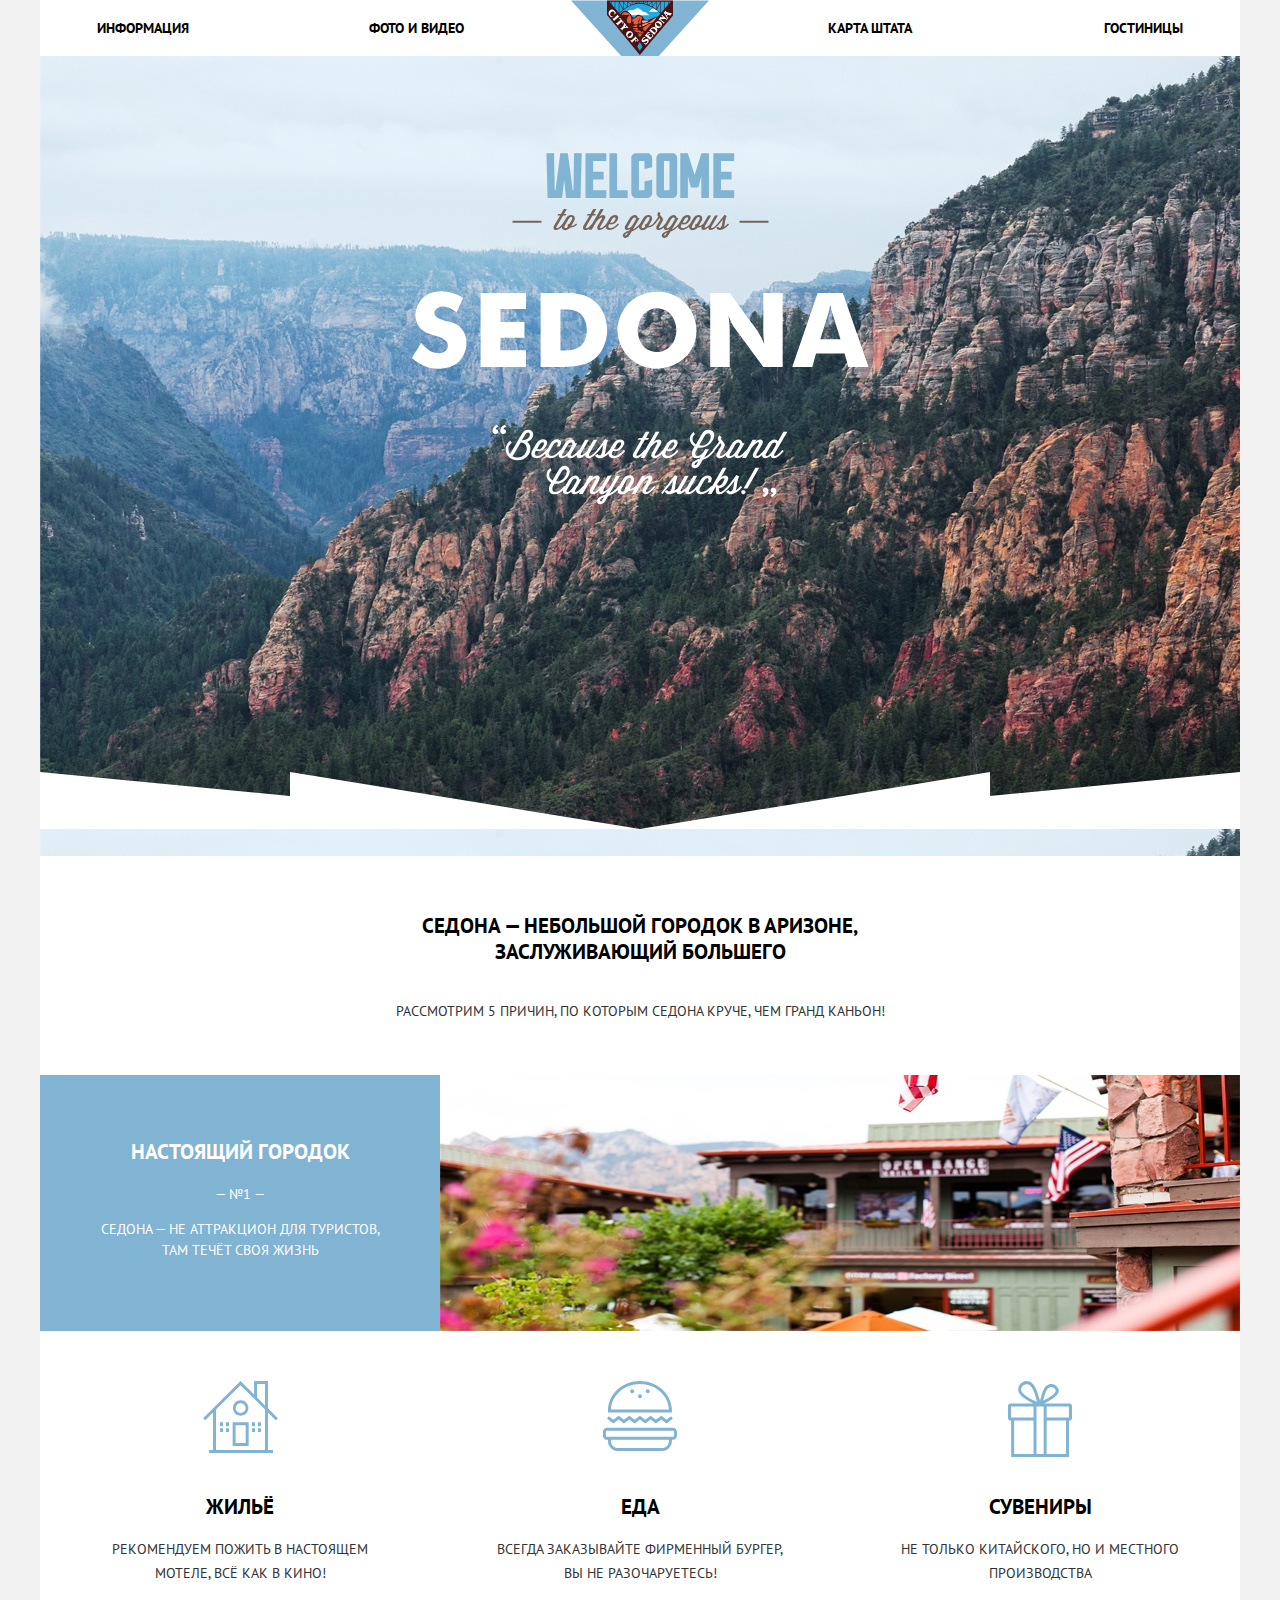
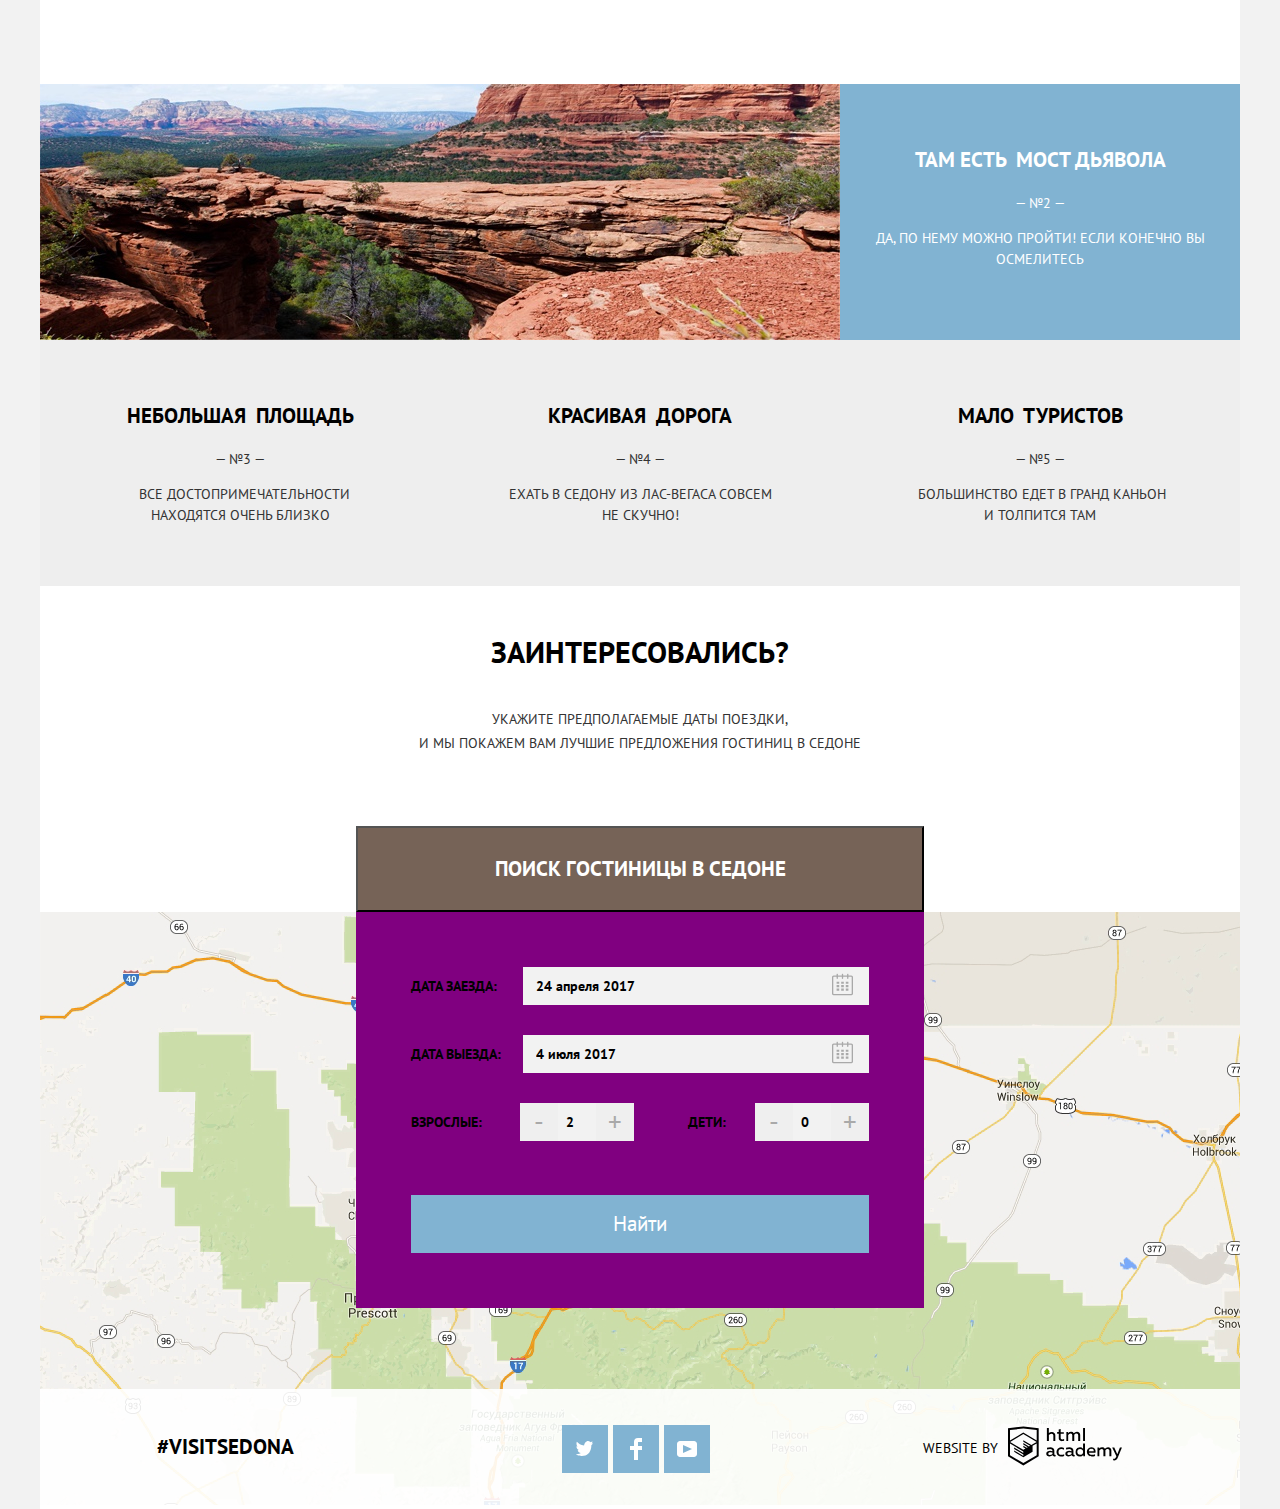
<file: index.html>
<!DOCTYPE html>
<html lang="ru">

<head>
  <meta charset="UTF-8">
  <title>Sedona</title>
  <link href="https://fonts.googleapis.com/css?family=PT+Sans:400,700&display=swap&subset=cyrillic" rel="stylesheet">
  <link rel="stylesheet" href="css/normalize.css">
  <link rel="stylesheet" href="css/style.css">
</head>

<body class="page">
  <div class="page-wrapper">
    <header class="page-header">
      <nav class="main-navigation">
        <div class="logo">
          <img src="img/index-logo.svg" width="138" height="71" alt="Логотип города Седона">
        </div>
        <ul class="site-navigation">
          <li class="item">
            <a href="#">Информация</a>
          </li>
          <li class="item">
            <a href="media.html">Фото и видео</a>
          </li>
          <li class="item right">
            <a href="map.html">Карта штата</a>
          </li>
          <li class="item right">
            <a href="hotels.html">Гостиницы</a>
          </li>
        </ul>
      </nav>
    </header>
    <main>
      <section class="promo">
        <h1 class="hidden">Седона</h1>
        <img src="img/gorgeous-sedona.svg" width="458" height="352" alt="Добро пожаловать в великолепную Седону">
      </section>
      <div class="polygon">
      <svg xmlns="http://www.w3.org/2000/svg" width="1200" height="59" preserveAspectRatio="none" viewBox="0 0 1200 59"><path d="M0 57V0l250 24V0l350 57L950 0v24l250-24v57H0z" fill="#fff"/></svg>
    </div>
      <p class="about-description">Седона &mdash; небольшой городок в Аризоне,
        заслуживающий большего
      </p>
      <div class="features">
        <p class="about-features">Рассмотрим 5 причин, по которым Седона круче, чем Гранд Каньон!
        </p>
        <ol class="features-list">
          <!--1 причина-->
          <li class="feature-item wide">
            <div class="info-wrap">
              <h2 class="feature-name">Настоящий
                городок</h2>
              <p>&mdash; &#8470;1 &mdash;</p>
              Седона &mdash; не аттракцион для туристов, <br> там течёт своя жизнь<p>
            </div>
            <div class="img-wrap">
              <img src="img/city-photo.jpg" alt="Фотография города">
            </div>
            <ul class="advantages-list">
              <li class="advantages-item house">
                <b>Жильё</b>
                <p class="advantages-item-detail">Рекомендуем пожить в настоящем <br> мотеле, всё как в кино!</p>
              </li>
              <li class="advantages-item food">
                <b>Еда</b>
                <p class="advantages-item-detail">Всегда заказывайте фирменный бургер, <br> вы не разочаруетесь!</p>
              </li>
              <li class="advantages-item souvenirs">
                <b>Сувениры</b>
                <p class="advantages-item-detail">Не только китайского, но и местного <br> производства</p>
              </li>
            </ul>
          </li>
          <!--2 причина-->
          <li class="feature-item wide reverse">
            <div class="info-wrap">
              <h2 class="feature-name">Там есть  Мост дьявола</h2>
              <p>&mdash; &#8470;2 &mdash;<p>
                  <p>Да, по нему можно пройти! Если конечно
                    вы осмелитесь</p>
            </div>
            <div class="img-wrap">
              <img src="img/bridge-photo.jpg" alt="Фотография моста">
            </div>
          </li>
          <!--3 причина-->
          <li class="feature-item grey">
            <h2 class="feature-name">Небольшая  площадь</h2>
            <p class="brown">&mdash; &#8470;3 &mdash;</p>
            <p class="brown">  Все достопримечательности <br> находятся очень близко</p>
          </li>
          <!--4 причина-->
          <li class="feature-item grey">
            <h2 class="feature-name">Красивая  дорога</h2>
            <p class="brown">&mdash; &#8470;4 &mdash;<p>
                <p class="brown">Ехать в Седону из Лас-Вегаса совсем <br> не скучно!</p>
          </li>
          <!--5 причина-->
          <li class="feature-item grey">
            <h2 class="feature-name">Мало  туристов</h2>
            <p class="brown">&mdash; &#8470;5 &mdash;<p>
                <p class="brown">  Большинство едет в гранд каньон  <br> и толпится там<p>
          </li>
        </ol>
      </div>
      <section class="order">
        <div class="order-container">
          <b>Заинтересовались?</b>
          <p class="order-info">Укажите предполагаемые даты поездки,<br> и мы покажем вам лучшие предложения гостиниц в Седоне</p>
        </div>
        <div class="hotel-search-form">
          <button class="hotel-search">Поиск гостиницы в Седоне</button>
          <form class="order-form" action="https://echo.htmlacademy.ru" method="post">
            <!--Форма 1-->
            <div class="appoiment-item">
              <label for="arrival">Дата заезда:
              </label>
              <input class="field-input" id="arrival" type="text" name="arrival date" value="" placeholder="24 апреля 2017">
              <button class="calendar" type="button" name="calendar">
                <svg xmlns="http://www.w3.org/2000/svg" width="21" height="22" viewBox="0 0 21 22">
                  <path
                    d="M19.251 2.025h-2.845V.648c0-.381-.294-.689-.656-.689-.363 0-.656.308-.656.689v1.377h-3.938V.648c0-.381-.294-.689-.655-.689-.363 0-.657.308-.657.689v1.377H5.906V.648c0-.381-.294-.689-.656-.689-.363 0-.657.308-.657.689v1.377H1.75C.784 2.025 0 2.847 0 3.862v16.302C0 21.179.784 22 1.75 22h17.501c.966 0 1.749-.821 1.749-1.836V3.862c0-1.015-.783-1.837-1.749-1.837zm.437 18.139a.448.448 0 0 1-.437.459H1.75a.45.45 0 0 1-.438-.459V3.862a.45.45 0 0 1 .438-.459h2.844v1.378c0 .381.294.689.657.689.362 0 .656-.308.656-.689V3.403h3.938v1.378c0 .381.294.689.657.689.361 0 .655-.308.655-.689V3.403h3.938v1.378c0 .381.293.689.656.689.362 0 .656-.308.656-.689V3.403h2.845c.241 0 .437.206.437.459v16.302z" />
                  <path
                    d="M4.594 8.225h2.625v2.066H4.594zM4.594 11.668h2.625v2.067H4.594zM4.594 15.112h2.625v2.066H4.594zM9.188 15.112h2.625v2.066H9.188zM9.188 11.668h2.625v2.067H9.188zM9.188 8.225h2.625v2.066H9.188zM13.781 15.112h2.625v2.066h-2.625zM13.781 11.668h2.625v2.067h-2.625zM13.781 8.225h2.625v2.066h-2.625z" />
                </svg>
              </button>
            </div>
            <!--Форма 2-->
            <div class=" appoiment-item">
              <label for="departure">Дата выезда:
              </label>
              <input class="field-input" id="departure" type="text" name="departure date" value="" placeholder="4 июля 2017">
              <button class="calendar" type="button" name="calendar"><svg xmlns="http://www.w3.org/2000/svg" width="21" height="22" viewBox="0 0 21 22">
                  <path
                    d="M19.251 2.025h-2.845V.648c0-.381-.294-.689-.656-.689-.363 0-.656.308-.656.689v1.377h-3.938V.648c0-.381-.294-.689-.655-.689-.363 0-.657.308-.657.689v1.377H5.906V.648c0-.381-.294-.689-.656-.689-.363 0-.657.308-.657.689v1.377H1.75C.784 2.025 0 2.847 0 3.862v16.302C0 21.179.784 22 1.75 22h17.501c.966 0 1.749-.821 1.749-1.836V3.862c0-1.015-.783-1.837-1.749-1.837zm.437 18.139a.448.448 0 0 1-.437.459H1.75a.45.45 0 0 1-.438-.459V3.862a.45.45 0 0 1 .438-.459h2.844v1.378c0 .381.294.689.657.689.362 0 .656-.308.656-.689V3.403h3.938v1.378c0 .381.294.689.657.689.361 0 .655-.308.655-.689V3.403h3.938v1.378c0 .381.293.689.656.689.362 0 .656-.308.656-.689V3.403h2.845c.241 0 .437.206.437.459v16.302z" />
                  <path
                    d="M4.594 8.225h2.625v2.066H4.594zM4.594 11.668h2.625v2.067H4.594zM4.594 15.112h2.625v2.066H4.594zM9.188 15.112h2.625v2.066H9.188zM9.188 11.668h2.625v2.067H9.188zM9.188 8.225h2.625v2.066H9.188zM13.781 15.112h2.625v2.066h-2.625zM13.781 11.668h2.625v2.067h-2.625zM13.781 8.225h2.625v2.066h-2.625z" />
                </svg>
              </button>
            </div>
            <!--Форма 3-->
            <div class="appoiment-item half-width">
              <label for="adults">Взрослые:
              </label>
              <button class="less" type="button" name="less">-
              </button>
              <input class="field-input half-width" id="adults" type="number" name="amount-adults" value="" placeholder="2">
              <button class="more" type="button" name="more">+
              </button>

            </div>
            <!--Форма 4-->
            <div class="appoiment-item half-width children">
              <label for="children">Дети:
              </label>
              <button class="less" type="button" name="less">-
              </button>
              <input class="field-input half-width" id="children" type="number" name="amount-children" value="" placeholder="0">
              <button class="more" type="button" name="more">+
              </button>
            </div>
            <button class="find" type="submit">Найти
            </button>
          </form>
        </div>
      </section>
      <section class="map">
        <img src="img/map.png" alt="Карта">
      </section>
    </main>
    <footer class="page-footer">
        <p class="hashtag">#visitsedona</p>
        <ul class="footer-social">
          <li>
            <a class="social-link twitter" href="#">Твиттер
            </a>
          </li>
          <li>
            <a class="social-link facebook" href="#">Фейсбук
            </a>
          </li>
          <li>
            <a class="social-link youtube" href="#">Ютубе
            </a>
          </li>
        </ul>
        <div class="link">
          <p>Website by
            <a href="https://htmlacademy.ru" target="_blank">
              <svg class="footer-copyright" width="114" height="40" id="Layer_1" data-name="Layer 1" xmlns="http://www.w3.org/2000/svg" viewBox="0 0 108.08 36.85">
                <title>logo-htmlacademy-small1</title>
                <path
                  d="M44.61,26.88a2,2,0,0,0,.55-0.1v1.33a3.25,3.25,0,0,1-1.18.21,1.67,1.67,0,0,1-1.67-1,4.84,4.84,0,0,1-3.14,1.08c-1.51,0-2.91-.83-2.91-2.55,0-2.13,2-2.79,3.71-2.79a11.08,11.08,0,0,1,2.17.25v-0.3c0-1-.76-1.77-2.19-1.77a7.42,7.42,0,0,0-3,.64v-1.7a10.21,10.21,0,0,1,3.19-.55c2.36,0,3.81,1.12,3.81,3.65v3a0.54,0.54,0,0,0,.49.59h0.17Zm-6.44-1.13A1.35,1.35,0,0,0,39.63,27h0.11a3.39,3.39,0,0,0,2.41-1V24.58a9.72,9.72,0,0,0-1.81-.21c-1,0-2.16.33-2.16,1.38h0Zm12.36-6.11a5,5,0,0,1,2.57.64V22a4.08,4.08,0,0,0-2.3-.7,2.75,2.75,0,1,0,0,5.49,5,5,0,0,0,2.43-.64v1.71a6.27,6.27,0,0,1-2.76.57A4.21,4.21,0,0,1,46,24.51q0-.21,0-0.41a4.32,4.32,0,0,1,4.18-4.46h0.38Zm12.17,7.24a2,2,0,0,0,.55-0.1v1.33a3.25,3.25,0,0,1-1.18.21,1.67,1.67,0,0,1-1.67-1,4.84,4.84,0,0,1-3.14,1.08c-1.51,0-2.91-.83-2.91-2.55,0-2.13,2-2.79,3.71-2.79a11.08,11.08,0,0,1,2.17.25v-0.3c0-1-.76-1.77-2.19-1.77a7.42,7.42,0,0,0-3,.64v-1.7a10.21,10.21,0,0,1,3.19-.55c2.36,0,3.81,1.12,3.81,3.65v3a0.54,0.54,0,0,0,.49.59h0.17Zm-6.44-1.13A1.35,1.35,0,0,0,57.73,27h0.11a3.39,3.39,0,0,0,2.41-1V24.58a9.72,9.72,0,0,0-1.81-.21c-1.06,0-2.16.33-2.16,1.38h0ZM73,16V28.2H71.35V26.88a3.88,3.88,0,0,1-3.19,1.54,4.4,4.4,0,0,1,0-8.78,3.81,3.81,0,0,1,3,1.3V16H73Zm-4.53,5.22a2.76,2.76,0,1,0,0,5.52A2.86,2.86,0,0,0,71.15,25V23A2.91,2.91,0,0,0,68.49,21.27ZM79,19.64c3.31,0,4.46,2.68,3.92,5.09H76.7c0.21,1.5,1.67,2.11,3.19,2.11a6.11,6.11,0,0,0,2.64-.59v1.6a7.14,7.14,0,0,1-3,.57C77,28.42,74.78,27,74.78,24a4.18,4.18,0,0,1,4-4.39H79Zm0.09,1.54a2.28,2.28,0,0,0-2.44,2.1v0.06H81.3A2,2,0,0,0,79.13,21.18Zm5.73,7V19.87h1.65v1a3.81,3.81,0,0,1,2.78-1.27A2.86,2.86,0,0,1,91.89,21a4.12,4.12,0,0,1,2.91-1.33A3.06,3.06,0,0,1,98,23V28.2h-1.9V23.05a1.59,1.59,0,0,0-1.42-1.75H94.42a2.8,2.8,0,0,0-2.07,1.12V28.2h-1.9V23.05A1.59,1.59,0,0,0,89,21.31H88.8a3,3,0,0,0-2.21,1.29v5.63H84.86Zm21.31-8.33h1.9l-3.91,9.46c-0.9,2.17-2.09,2.86-3.35,2.86a4.76,4.76,0,0,1-1.1-.14V30.46a2.86,2.86,0,0,0,.85.12c0.9,0,1.58-.64,2.07-1.9l0.17-.42-4-8.4h2l2.86,6.29ZM38.73,1.46V6.22a3.81,3.81,0,0,1,2.7-1.14,3.25,3.25,0,0,1,3.44,3.4v5.15H43V8.72a1.81,1.81,0,0,0-1.61-2h-0.3a2.93,2.93,0,0,0-2.32,1.39v5.52h-1.9V1.46h1.9ZM49.94,2.31v3h3V6.91h-3v3.81c0,1.1.5,1.46,1.58,1.46a4.49,4.49,0,0,0,1.69-.33v1.6A6.8,6.8,0,0,1,51,13.8a2.55,2.55,0,0,1-2.86-2.74V6.89H46.58V5.26h1.5V2.74Zm5.4,11.31V5.28H57v1A3.81,3.81,0,0,1,59.77,5a2.86,2.86,0,0,1,2.6,1.33A4.12,4.12,0,0,1,65.28,5,3.06,3.06,0,0,1,68.44,8.4v5.21h-1.9V8.46a1.59,1.59,0,0,0-1.42-1.75H64.89a2.8,2.8,0,0,0-2.07,1.12v5.78h-1.9V8.46A1.59,1.59,0,0,0,59.5,6.71H59.27A3,3,0,0,0,57.06,8v5.63H55.34ZM71.17,1.45H73V13.6H71.17V1.45ZM14.71,0H14.55L0,1.54V28.21l14.55,8.66,14.55-8.66V1.54Zm12.5,27.1L14.55,34.64,1.9,27.12V16.18l12.59,7.5V25L5.86,19.9v1.31l8.68,5.21v1.39L5.87,22.65V24l8.68,5.21,8.75-5.24V18.31L27.2,16V27.12Zm0-12.53-3.48,2-1.6,1L14.51,13v1.31L21,18.23H21l-0.14.09-1,.54-5.37-3.2V17l4.24,2.52-1,.67-3.2-1.9v1.31l2.1,1.24L14.5,22.1,2,14.65,14.51,7.11Zm0-1.32L14.49,5.76,1.91,13.25v-10L14.56,1.92,27.21,3.25v10h0Z"
                  transform="translate(0 -0.02)" />
              </svg>
            </a>
          </p>
        </div>

    </footer>
  </div>
</body>

</html>
</file>
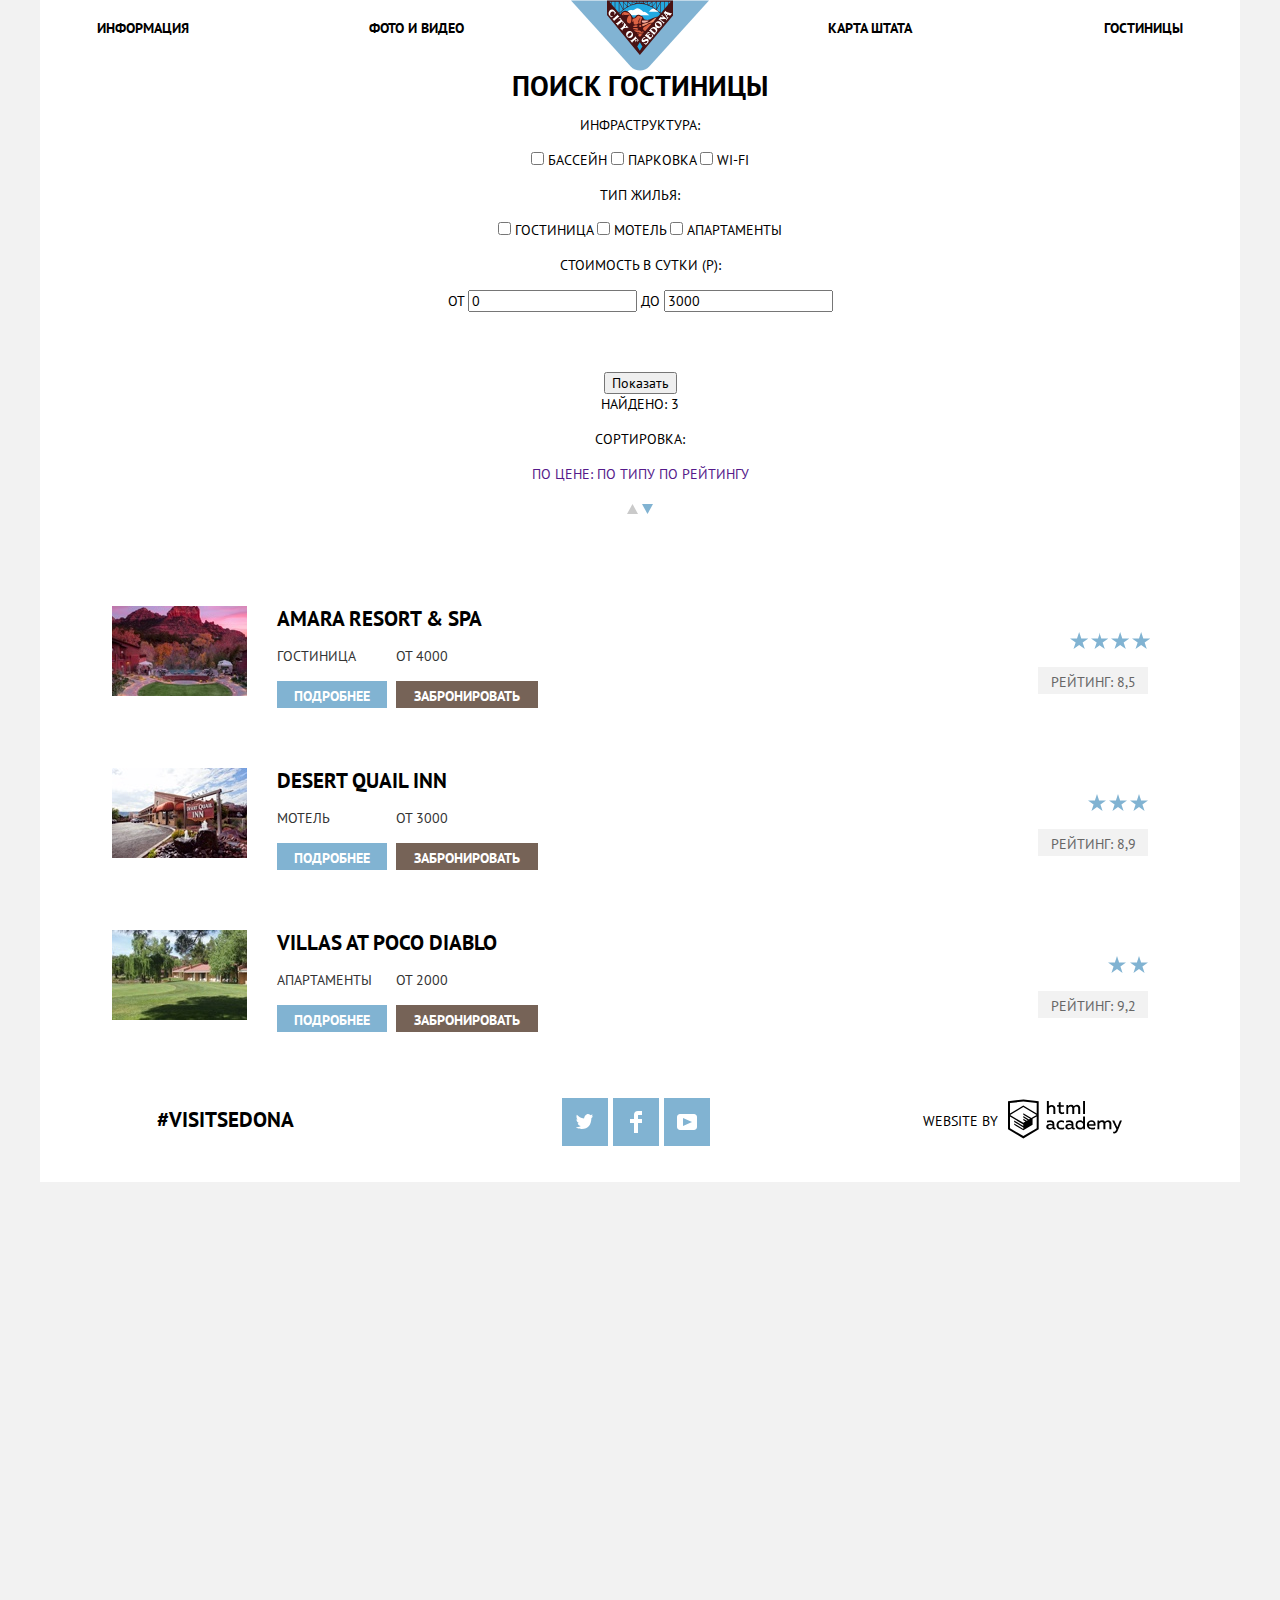
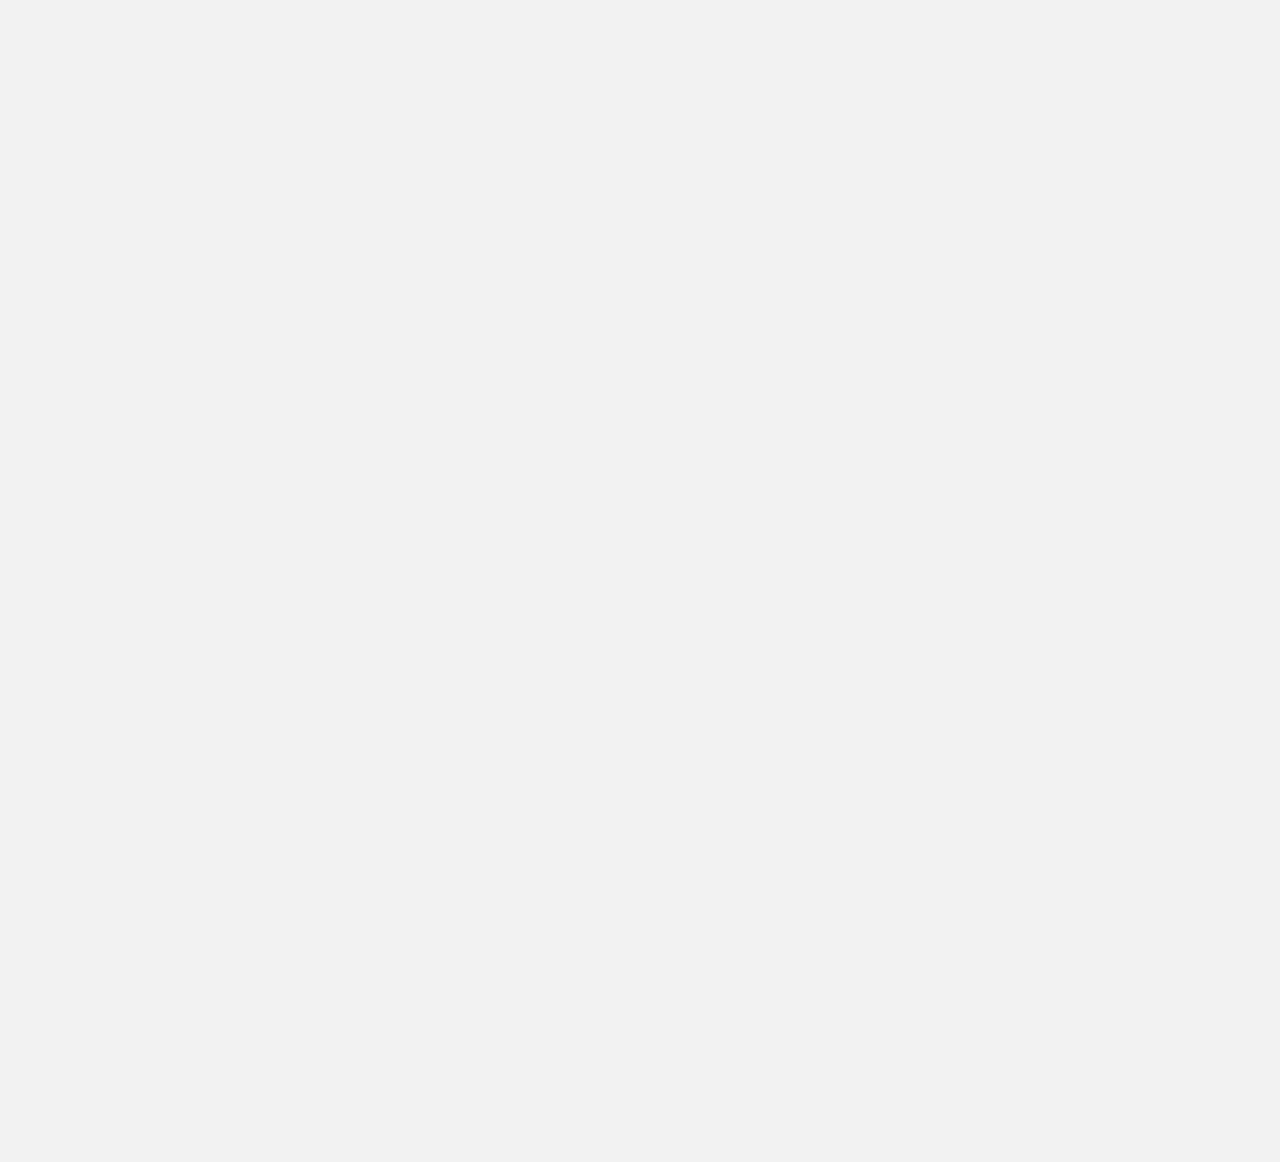
<file: hotels.html>
<!DOCTYPE html>
<html lang="ru">

<head>
  <meta charset="UTF-8">
  <title>Sedona</title>
  <link href="https://fonts.googleapis.com/css?family=PT+Sans:400,700&display=swap&subset=cyrillic" rel="stylesheet">
  <link rel="stylesheet" href="css/normalize.css">
  <link rel="stylesheet" href="css/style.css">
</head>

<body class="page">
  <div class="page-wrapper">
    <header class="page-header">
      <div class="main-navigation-container">
        <nav class="main-navigation">
          <a class="logo" href="index.html">
            <img src="img/index-logo.svg" width="138" height="71" alt="Логотип города Седона">
          </a>
          <ul class="site-navigation">
            <li class="item">
              <a href="#">Информация</a>
            </li>
            <li class="item">
              <a href="media.html">Фото и видео</a>
            </li>
            <li class="item right">
              <a href="map.html">Карта штата</a>
            </li>
            <li class="item right">
              <a href="hotels.html">Гостиницы</a>
            </li>
          </ul>
        </nav>
      </div>
    </header>

    <main class="page-content">
      <h1 class="visually-hidden">Поиск гостиницы</h1>
				<section class="main-search">
					<form method="post" action="https://echo.htmlacademy.ru">
						<div class="left-filter">
							<div class="add-service-filter">
								<p class="filter-title">Инфраструктура:</p>
								<label class="filter-checkbox">
									<input name="filter-pool" id="filter-pool" type="checkbox">
									<span>Бассейн</span>
								</label>
								<label class="filter-checkbox checkbox-off">
									<input name="filter-parking" id="filter-parking" type="checkbox">
									<span>Парковка</span> </label>
								<label class="filter-checkbox checkbox-off" >
									<input name="filter-wifi" id="filter-wifi"  type="checkbox">
									<span>Wi-Fi</span>
								</label>
							</div>
							<div class="type-hour-filter">
								<p class="filter-title">Тип жилья:</p>
								<label class="filter-checkbox">
									<input name="filter-hotel" id="filter-hotel" type="checkbox">
									<span>Гостиница</span>
								</label>
								<label class="filter-checkbox">
									<input name="filter-motel" id="filter-motel" type="checkbox">
									<span>Мотель</span>
								</label>
								<label class="filter-checkbox">
									<input name="filter-apartments" id="filter-apartments" type="checkbox">
									<span>Апартаменты</span>
								</label>
							</div>
						</div>
						<div class="price-filter">
							<p class="filter-title">Стоимость в сутки (Р):</p>
							<div class="price-value">
								<label class="min-price">От <input class="price-input" type="text" name="min-price" value="0"></label>
								<label class="min-price">До <input class="price-input" type="text" name="max-price" value="3000"></label>
							</div>
							<div class="price-controls">
								<div class="scale">
								  <div class="bar"></div>
								</div>
								<div class="price-toggle price-toggle-min"></div>
								<div class="price-toggle price-toggle-max"></div>
							 </div>
							<button type="submit">Показать</button>
						</div>
					</form>
					<div class="filter-links">
						<div class="filter-links-left">
							<span class="filter-result">Найдено: 3</span>
							<p>Сортировка:</p>
							<a href="">По цене:</a>
							<a href="">По типу</a>
							<a href="">По рейтингу</a>
						</div>
						<p class="filter-links-arrow">
							<a>
								<svg version="1.1" id="Layer_1" xmlns="http://www.w3.org/2000/svg" xmlns:xlink="http://www.w3.org/1999/xlink" x="0px" y="0px"
									width="11px" height="10px" viewBox="0 0 11 10" enable-background="new 0 0 11 10" xml:space="preserve">
									<polygon fill="#cacaca" points="5.5,0 0,10 11,10 "/>
								</svg>
							</a>
							<a>
								<svg version="1.1" xmlns="http://www.w3.org/2000/svg" xmlns:xlink="http://www.w3.org/1999/xlink" x="0px" y="0px"
									width="11px" height="10px" viewBox="0 0 11 10" enable-background="new 0 0 11 10" xml:space="preserve">
									<polyline fill="#81b3d2" points="5.5,10 0,0 11,0 "/>
								</svg>
							</a>
						</p>
					</div>
				</section>
      <section class="filtres">
        <div class="hidden">Фильтр гостиниц</div>
        <h1 class="hidden">Список гостиниц</h1>
      </section>
      <div class="catalog-list">
        <!--Гостиница 1-->
        <div class="catalog-item">
          <img src="img/hotel-1.jpg" width="135" height="90" alt="Amara Resort &amp; Spa">
          <div class="info">
            <h3 class="hotel-title">
              <a href="#">Amara Resort &amp; Spa
              </a>
            </h3>
            <div class="left-col">
              <p class="house-type">Гостиница
              </p>
              <a class="detail" href="#">Подробнее
              </a>
            </div>
            <div class="right-col">
              <p class="price">от 4000
              </p>
              <a class="reservation" href="#">Забронировать
              </a>
            </div>
            <div class="rating">
              <div class="stars four">
                <p class="visually-hidden">four stars hotel
                </p>
              </div>
              <p class="text">Рейтинг: 8,5
              </p>
            </div>
          </div>
        </div>
        <!--Гостиница 2-->
        <div class="catalog-item">
          <img src="img/hotel-2.jpg" width="135" height="90" alt="Desert Quail Inn">
          <div class="info">
            <h3 class="hotel-title">
              <a href="#">Desert Quail Inn
              </a>
            </h3>
            <div class="left-col">
              <p class="house-type">Мотель
              </p>
              <a class="detail" href="#">Подробнее
              </a>
            </div>
            <div class="right-col">
              <p class="price">от 3000
              </p>
              <a class="reservation" href="#">Забронировать
              </a>
            </div>
            <div class="rating">
              <div class="stars three">
                <p class="visually-hidden">three stars hotel
                </p>
              </div>
              <p class="text">Рейтинг: 8,9
              </p>
            </div>
          </div>
        </div>
        <!--Гостиница 3-->
        <div class="catalog-item">
          <img src="img/hotel-3.jpg" width="135" height="90" alt="Villas at Poco Diablo">
          <div class="info">
            <h3 class="hotel-title">
              <a href="#">Villas at Poco Diablo
              </a>
            </h3>
            <div class="left-col">
              <p class="house-type">Апартаменты
              </p>
              <a class="detail" href="#">Подробнее
              </a>
            </div>
            <div class="right-col">
              <p class="price">от 2000
              </p>
              <a class="reservation" href="#">Забронировать
              </a>
            </div>
            <div class="rating">
              <div class="stars two">
                <p class="visually-hidden">two stars hotel
                </p>
              </div>
              <p class="text">Рейтинг: 9,2
              </p>
            </div>
          </div>
        </div>
      </div>
    </main>
    <footer class="page-footer">
      <p class="hashtag">#visitsedona</p>
      <ul class="footer-social">
        <li>
          <a class="social-link twitter" href="#">Твиттер
          </a>
        </li>
        <li>
          <a class="social-link facebook" href="#">Фейсбук
          </a>
        </li>
        <li>
          <a class="social-link youtube" href="#">Ютубе
          </a>
        </li>
      </ul>
      <div class="link">
        <p>Website by
          <a href="https://htmlacademy.ru" target="_blank">
            <svg class="footer-copyright" width="114" height="40" id="Layer_1" data-name="Layer 1" xmlns="http://www.w3.org/2000/svg" viewBox="0 0 108.08 36.85">
              <title>logo-htmlacademy-small1</title>
              <path
                d="M44.61,26.88a2,2,0,0,0,.55-0.1v1.33a3.25,3.25,0,0,1-1.18.21,1.67,1.67,0,0,1-1.67-1,4.84,4.84,0,0,1-3.14,1.08c-1.51,0-2.91-.83-2.91-2.55,0-2.13,2-2.79,3.71-2.79a11.08,11.08,0,0,1,2.17.25v-0.3c0-1-.76-1.77-2.19-1.77a7.42,7.42,0,0,0-3,.64v-1.7a10.21,10.21,0,0,1,3.19-.55c2.36,0,3.81,1.12,3.81,3.65v3a0.54,0.54,0,0,0,.49.59h0.17Zm-6.44-1.13A1.35,1.35,0,0,0,39.63,27h0.11a3.39,3.39,0,0,0,2.41-1V24.58a9.72,9.72,0,0,0-1.81-.21c-1,0-2.16.33-2.16,1.38h0Zm12.36-6.11a5,5,0,0,1,2.57.64V22a4.08,4.08,0,0,0-2.3-.7,2.75,2.75,0,1,0,0,5.49,5,5,0,0,0,2.43-.64v1.71a6.27,6.27,0,0,1-2.76.57A4.21,4.21,0,0,1,46,24.51q0-.21,0-0.41a4.32,4.32,0,0,1,4.18-4.46h0.38Zm12.17,7.24a2,2,0,0,0,.55-0.1v1.33a3.25,3.25,0,0,1-1.18.21,1.67,1.67,0,0,1-1.67-1,4.84,4.84,0,0,1-3.14,1.08c-1.51,0-2.91-.83-2.91-2.55,0-2.13,2-2.79,3.71-2.79a11.08,11.08,0,0,1,2.17.25v-0.3c0-1-.76-1.77-2.19-1.77a7.42,7.42,0,0,0-3,.64v-1.7a10.21,10.21,0,0,1,3.19-.55c2.36,0,3.81,1.12,3.81,3.65v3a0.54,0.54,0,0,0,.49.59h0.17Zm-6.44-1.13A1.35,1.35,0,0,0,57.73,27h0.11a3.39,3.39,0,0,0,2.41-1V24.58a9.72,9.72,0,0,0-1.81-.21c-1.06,0-2.16.33-2.16,1.38h0ZM73,16V28.2H71.35V26.88a3.88,3.88,0,0,1-3.19,1.54,4.4,4.4,0,0,1,0-8.78,3.81,3.81,0,0,1,3,1.3V16H73Zm-4.53,5.22a2.76,2.76,0,1,0,0,5.52A2.86,2.86,0,0,0,71.15,25V23A2.91,2.91,0,0,0,68.49,21.27ZM79,19.64c3.31,0,4.46,2.68,3.92,5.09H76.7c0.21,1.5,1.67,2.11,3.19,2.11a6.11,6.11,0,0,0,2.64-.59v1.6a7.14,7.14,0,0,1-3,.57C77,28.42,74.78,27,74.78,24a4.18,4.18,0,0,1,4-4.39H79Zm0.09,1.54a2.28,2.28,0,0,0-2.44,2.1v0.06H81.3A2,2,0,0,0,79.13,21.18Zm5.73,7V19.87h1.65v1a3.81,3.81,0,0,1,2.78-1.27A2.86,2.86,0,0,1,91.89,21a4.12,4.12,0,0,1,2.91-1.33A3.06,3.06,0,0,1,98,23V28.2h-1.9V23.05a1.59,1.59,0,0,0-1.42-1.75H94.42a2.8,2.8,0,0,0-2.07,1.12V28.2h-1.9V23.05A1.59,1.59,0,0,0,89,21.31H88.8a3,3,0,0,0-2.21,1.29v5.63H84.86Zm21.31-8.33h1.9l-3.91,9.46c-0.9,2.17-2.09,2.86-3.35,2.86a4.76,4.76,0,0,1-1.1-.14V30.46a2.86,2.86,0,0,0,.85.12c0.9,0,1.58-.64,2.07-1.9l0.17-.42-4-8.4h2l2.86,6.29ZM38.73,1.46V6.22a3.81,3.81,0,0,1,2.7-1.14,3.25,3.25,0,0,1,3.44,3.4v5.15H43V8.72a1.81,1.81,0,0,0-1.61-2h-0.3a2.93,2.93,0,0,0-2.32,1.39v5.52h-1.9V1.46h1.9ZM49.94,2.31v3h3V6.91h-3v3.81c0,1.1.5,1.46,1.58,1.46a4.49,4.49,0,0,0,1.69-.33v1.6A6.8,6.8,0,0,1,51,13.8a2.55,2.55,0,0,1-2.86-2.74V6.89H46.58V5.26h1.5V2.74Zm5.4,11.31V5.28H57v1A3.81,3.81,0,0,1,59.77,5a2.86,2.86,0,0,1,2.6,1.33A4.12,4.12,0,0,1,65.28,5,3.06,3.06,0,0,1,68.44,8.4v5.21h-1.9V8.46a1.59,1.59,0,0,0-1.42-1.75H64.89a2.8,2.8,0,0,0-2.07,1.12v5.78h-1.9V8.46A1.59,1.59,0,0,0,59.5,6.71H59.27A3,3,0,0,0,57.06,8v5.63H55.34ZM71.17,1.45H73V13.6H71.17V1.45ZM14.71,0H14.55L0,1.54V28.21l14.55,8.66,14.55-8.66V1.54Zm12.5,27.1L14.55,34.64,1.9,27.12V16.18l12.59,7.5V25L5.86,19.9v1.31l8.68,5.21v1.39L5.87,22.65V24l8.68,5.21,8.75-5.24V18.31L27.2,16V27.12Zm0-12.53-3.48,2-1.6,1L14.51,13v1.31L21,18.23H21l-0.14.09-1,.54-5.37-3.2V17l4.24,2.52-1,.67-3.2-1.9v1.31l2.1,1.24L14.5,22.1,2,14.65,14.51,7.11Zm0-1.32L14.49,5.76,1.91,13.25v-10L14.56,1.92,27.21,3.25v10h0Z"
                transform="translate(0 -0.02)" />
            </svg>
          </a>
        </p>
      </div>

    </footer>
  </div>
</body>

</html>
</file>
<file: css/style.css>
/*Добавить маску*/
/*index.html*/
body {
  font-family: "PT Sans", Arial, sans-serif;
  font-size: 14px;
  line-height: 21px;
  min-width: 1280px;
  min-height: 2762px;
  margin: 0;
  padding: 0;
  text-transform: uppercase;
  background-color: #f2f2f2;
}

.page-wrapper {
  width: 1200px;
  margin: 0 auto;
  text-align: center;
  background-color: #ffffff;
  /* box-shadow:  */
}

a {
  text-decoration: none;
}

.catalog-list {
  list-style: none;
  margin: 0;
  padding: 0;
}

.current a {
  color: #766357;
}

/* .page-header {
  margin-bottom: 109px;
} */
.main-navigation {
  color: #000000;
  display: flex;
  line-height: 26px;
}

.site-navigation {
  display: flex;
  font-weight: bold;
  list-style: none;
  width: 100%;
  padding: 0 57px;
  height: 56px;
  margin: 0;
}

.item {
  width: 25%;
  text-align: left;
  display: flex;
  align-items: center;
}

.item.right {
  justify-content: flex-end;
}

.item a {
  color: #000;
}

.item a:hover {
  color: #81b3d2;
}

.item a:active {
  color: #b2b2b2b2;
}

.logo {
  position: absolute;
  left: 50%;
  transform: translateX(-50%);
}

.promo {
  position: relative;
  height: 800px;
  background-image: url("../img/bg.jpg");
  background-position: top center;
  padding-top: 76px;
  margin-bottom: 57px;
  box-sizing: border-box;
}

.promo::after {
  content: "";
}

.polygon {
  position: absolute;
  transform: translateY(-141px);
}

/*Седона - небольшой городок в Аризоне, заслуживающий большего*/
.about-description {
  width: 470px;
  font-size: 21px;
  font-weight: bold;
  line-height: 1.24;
  margin: 0 auto 33px;
  padding: 0;
}

/*Рассмотрим 5 причин, по которым Седона круче, чем Гранд Каньон!*/
/*.features {
  display: flex;

  text-align: center;
  width: 519px;
  min-height: 26px;
  margin-bottom: 51px;
  font-size: 14px;
  line-height: 26px;
  color: #333333;
}
*/
.about-features {
  font-size: 14px;
  line-height: 1.86;
  min-height: 26px;
  margin-top: 0;
  margin-bottom: 51px;
  color: #333333;
  text-align: center;
}

/* Причины */
.features-list {
  display: flex;
  flex-wrap: wrap;
  font-size: 14px;
  line-height: 1.5;
  margin: 0;
  padding: 0;
  list-style: none;
}

/*Там есть  Мост дьявола*/
.feature-name {
  font-size: 21px;
  font-weight: bold;
}

/* .feature-item {
  min-height: 256px;
} */
/*Акцентировать голубой фон только на Wide. Без вложенного списка */
.feature-item.wide {
  display: flex;
  flex-wrap: inherit;
  color: #fff;
  background-color: #81b3d2;
}

.reverse {
  flex-direction: row-reverse;
}

.feature-item.grey {
  width: 400px;
  background-color: #eeeeee;
  padding-top: 43px;
  padding-bottom: 46px;
}

.info-wrap {
  padding-top: 43px;
  width: 400px;
}

.brown {
  color: #333333;
}

.img-wrap {
  width: 800px;
  height: 256px;
}

/* .advantages-container {
  display: block;
  min-height: 330px;
  width: 1200px;
} */
.advantages-list {
  display: flex;
  line-height: 1.5;
  margin: 0;
  padding: 0;
  list-style: none;
  color: #000;
  background-color: #fff;
}

.advantages-item {
  font-size: 21px;
  width: 400px;
  font-weight: bold;
  padding-top: 160px;
  padding-bottom: 85px;
  background-repeat: no-repeat;
  background-position: center 50px;
}

.advantages-item.house {
  background-image: url("../img/house-icon.svg");
}

.advantages-item.food {
  background-image: url("../img/food-icon.svg");
}

.advantages-item.souvenirs {
  background-image: url("../img/souvenirs-icon.svg");
}

.advantages-item-detail {
  font-size: 14px;
  font-weight: normal;
  line-height: 24px;
  color: #333333;
}

.order-container {
  margin-top: 55px;
  margin-bottom: 35px;
  display: inline-flex;
  flex-direction: column;
  justify-content: space-between;
  font-weight: bold;
  width: 464px;
  min-height: 115px;
}

.order-form {
  padding: 55px;
  display: flex;
  background-color: purple;
  flex-wrap: wrap;
  position: absolute;
}

.order-form label[for="adults"] {
  margin-right: 38px;
}

.appoiment-item {
  display: flex;
  font-weight: bold;
  line-height: 1.86;
  flex-basis: 100%;
  position: relative;
  align-items: center;
}

.appoiment-item.children {
  padding-left: 48px;
  box-sizing: border-box;
}

.appoiment-item:not(.half-width) {
  margin-bottom: 30px;
}

/*Заинтересовались?*/
.order b {
  font-size: 30px;
}

/*Укажите предполагаемые даты поездки, и мы покажем вам лучшие предложения гостиниц в Седоне*/
.order-info {
  color: #333333;
  font-weight: normal;
  line-height: 1.71;
  margin: 0;
  padding: 0;
}

.hotel-search-form {
  width: 568px;
  margin: 0 auto;
  position: relative;
}

/*Поиск гостиницы в Седоне*/
.hotel-search {
  font-weight: bold;
  font-size: 21px;
  line-height: 1.24;
  color: #fff;
  background-color: #766357;
  width: 568px;
  min-height: 86px;
  margin-top: 35px;
  text-transform: uppercase;
}

.hotel-search:hover {
  background-color: #604e43;
}

.hotel-search:active {
  color: #fff;
  color: rgba(255, 255, 255, 0.3);
  background-color: #503e33;
}

/*Дата заезда; дата выезда, взрослые, дети*/
.appoiment-item.half-width {
  font-size: 14px;
  line-height: 1.86;
  flex-basis: 50%;
}

.appoiment-item label {
  margin-right: auto;
}

button,
input {
  outline: none;
}

input#arrival::-webkit-input-placeholder {
  color: black;
}

input#arrival::-moz-placeholder {
  color: black;
}

input#arrival:-ms-input-placeholder {
  color: black;
}

input#departure::-webkit-input-placeholder {
  color: black;
}

input#departure::-moz-placeholder {
  color: black;
}

input#departure:-ms-input-placeholder {
  color: black;
}

input#adults::-webkit-input-placeholder {
  color: black;
}

input#adults::-moz-placeholder {
  color: black;
}

input#adults:-ms-input-placeholder {
  color: black;
}

input#children::-webkit-input-placeholder {
  color: black;
}

input#children::-moz-placeholder {
  color: black;
}

input#children:-ms-input-placeholder {
  color: black;
}

.field-input {
  font-weight: bold;
  background-color: #f2f2f2;
  width: 346px;
  height: 38px;
  padding: 0;
  border: 0;
  padding-left: 13px;
  box-sizing: border-box;
}

.field-input.half-width {
  width: 38px;
  height: 38px;
  text-align: center;
  padding: 0;
}

.field-input:hover {
  background-color: #ebebeb;
}

.field-input:focus {
  background-color: #fff;
}

/*Найти. Убрать стандартную обводку*/
.find {
  font-size: 21px;
  line-height: 1.24;
  color: #fff;
  background-color: #81b3d2;
  width: 458px;
  height: 58px;
  margin-top: 54px;
  border: 0;
}

.find:hover {
  background-color: #669ec0;
}

/*Что-то с прозрачностью*/
.find:active {
  color: rgba(255, 255, 255, 0.3);
  background-color: #5496bd;
}

.calendar {
  position: absolute;
  background-color: #ffffff00;
  border: 0;
  right: 10px;
  top: 50%;
  transform: translateY(-50%);
}

.calendar svg {
  font-size: 0;
  fill: #a9a9a9;
}

.calendar:hover svg {
  fill: #000;
}

.calendar:active svg {
  fill: #81b3d2;
}

/*Скрыл изображение через display: none; */
.map {
  overflow: hidden;
  width: 1200px;
  height: 597px;
  margin-bottom: -120px;
}

/*  .social-link {} */
.twitter {
  display: block;
  background-image: url("../img/twitter-icon.svg");
}

.facebook {
  display: block;
  background-image: url("../img/facebook-icon.svg");
}

.youtube {
  display: block;
  background-image: url("../img/youtube-icon.svg");
}

.facebook,
.twitter,
.youtube {
  font-size: 0;
  width: 46px;
  height: 48px;
  background-color: #81b3d2;
  background-repeat: no-repeat;
  background-position: center;
}

.facebook:hover,
.twitter:hover,
.youtube:hover {
  background-color: #669ec0;
}

.facebook:active,
.twitter:active,
.youtube:active {
  color: #87b5d0;
  background-color: #5496bd;
}

.less,
.more {
  color: #a9a9a9;
  border: 0;
  width: 38px;
  height: 38px;
  padding: 0;
  font-size: 27px;
}

.less:hover,
.more:hover {
  color: #000;
}

.less:active,
.more:active {
  color: #81b3d2;
}

.reservation {
  font-weight: bold;
  line-height: 1.5;
  color: #fff;
  background-color: #766357;
  width: 142px;
  display: flex;
  justify-content: center;
  height: 17px;
  padding-top: 5px;
  padding-bottom: 5px;
  text-align: center;
}

.reservation:hover {
  background-color: #604e43;
}

.reservation:active {
  color: rgba(255, 255, 255, 0.3);
  background-color: #503e33;
}

h3 {
  margin: 0;
  padding: 0;
  width: 100%;
}

.detail {
  font-weight: bold;
  line-height: 1.5;
  color: #ffffff;
  background-color: #81b3d2;
  width: 110px;
  display: flex;
  justify-content: center;
  height: 17px;
  padding-top: 5px;
  padding-bottom: 5px;
  text-align: center;
}

.detail:hover {
  background-color: #669ec0;
}

.detail:active {
  color: rgba(255, 255, 255, 0.3);
  background-color: #5496bd;
}

.text {
  color: #666666;
  background-color: #f2f2f2;
  width: 110px;
  height: 17px;
  padding-top: 5px;
  padding-bottom: 5px;
}

.hidden {
  visibility: hidden;
  margin: 0;
}

.stars {
  font-size: 0;
  color: #666;
  /* background-color: #f2f2f2; */
  background-image: url("../img/star.svg");
  background-repeat: space;
}

.stars.four {
  width: 80px;
  margin-left: 32px;
}

.stars.three {
  width: 60px;
  margin-left: 50px;
}

.stars.two {
  width: 40px;
  margin-left: 70px;
}

.house-type,
.price {
  color: #333;
}

.footer-copyright svg {
  font-size: 0;
  fill: #a9a9a9;
}

.footer-copyright:hover svg {
  fill: #000;
}

.footer-copyright:active svg {
  fill: #81b3d2;
}

.page-footer {
  position: relative;
  display: flex;
  align-items: center;
  padding-left: 117px;
  padding-right: 101px;
  height: 120px;
  background-color: rgba(255, 255, 255, 0.9);
}

.hashtag {
  width: 166px;
  font-size: 21px;
  font-weight: bold;
  height: 26px;
  text-align: left;
}

.footer-social {
  display: flex;
  flex-direction: row;
  justify-content: space-between;
  width: 150px;
  min-height: 48px;
  padding-left: 241px;
  list-style: none;
}

.link {
  display: flex;
  flex-direction: column-reverse;
  justify-content: center;
  width: 219px;
  margin: 0 0 0 213px;
  text-align: center;
}

.link p {
  display: flex;
  align-items: center;
}

.link a {
  margin-left: 10px;
}

/*holels.html*/
.catalog-list,
.left-col {
  list-style: none;
  padding: 0;
}

.left-col {
  width: 110px;
  margin-right: 9px;
}

.right-col {
  width: 142px;
  margin-right: 500px;
}

.catalog-list {
  text-align: left;
}

.info {
  display: flex;
  margin-left: 30px;
  flex-wrap: wrap;
}

.catalog-item {
  display: flex;
  padding: 30px 72px;
}

.rating {
  text-align: center;
}

.hotel-title a {
  font-size: 21px;
  line-height: 26px;
  text-decoration: none;
  color: #000000;
}

.hotel-title:hover a {
  color: #81b3d2;
}

.hotel-title:active a {
  color: rgba(178, 178, 178, 0.3);
}

.filter-range {
  width: 330px;
  margin: 50px auto; /* для демо */

  color: #ffffff;
  text-transform: uppercase;
}

.filter-range-title {
  margin-bottom: 9px;

  font-weight: 600;
  font-size: 16px;
  line-height: 21px;
}

.price-controls {
  position: relative;

  height: 36px;
  margin-bottom: 20px;

  font-size: 0;

  border: 2px solid #ffffff;
  border-radius: 2px;
}

.price-controls::after {
  content: "";
  position: absolute;
  top: 50%;
  left: 50%;

  width: 2px;
  height: 22px;

  background: #ffffff;
  transform: translate(-50%, -50%);
}

.price-controls label {
  display: inline-block;

  font-size: 14px;
  line-height: 38px;
  vertical-align: top;

  cursor: pointer;
}

.price-controls .min-price,
.price-controls .max-price {
  width: 90px;
  padding-left: 65px;
}

.price-controls input {
  width: 50px;
  margin: 0;

  color: inherit;
  font: inherit;

  background: none;
  border: none;
}

.range-controls {
  position: relative;

  margin-bottom: 32px;
}

.range-controls .scale {
  height: 2px;

  background: rgba(255, 255, 255, 0.3);
}

.range-controls .bar {
  width: 80%;
  height: 2px;

  background: #ffffff;
}

.range-toggle {
  position: absolute;
  top: -9px;

  width: 4px;
  height: 4px;

  background: #ababab;
  border: 8px solid #ffffff;
  border-radius: 50%;
  box-shadow: 0 2px 1px 0 rgba(0, 1, 1, 0.2);
  cursor: pointer;
}

.range-toggle:hover {
  background: #1c4f80;
}

.range-toggle-min {
  left: 0;
}

.range-toggle-max {
  left: 80%;
}

.btn-transparent {
  display: block;
  margin: 0 auto;
  padding: 6px 35px;

  font-size: 14px;
  line-height: 20px;
  color: #ffffff;
  text-transform: uppercase;

  background: transparent;
  border: 2px solid #ffffff;
  border-radius: 2px;
  cursor: pointer;
}

.btn-transparent:hover {
  color: #000000;
</file>
